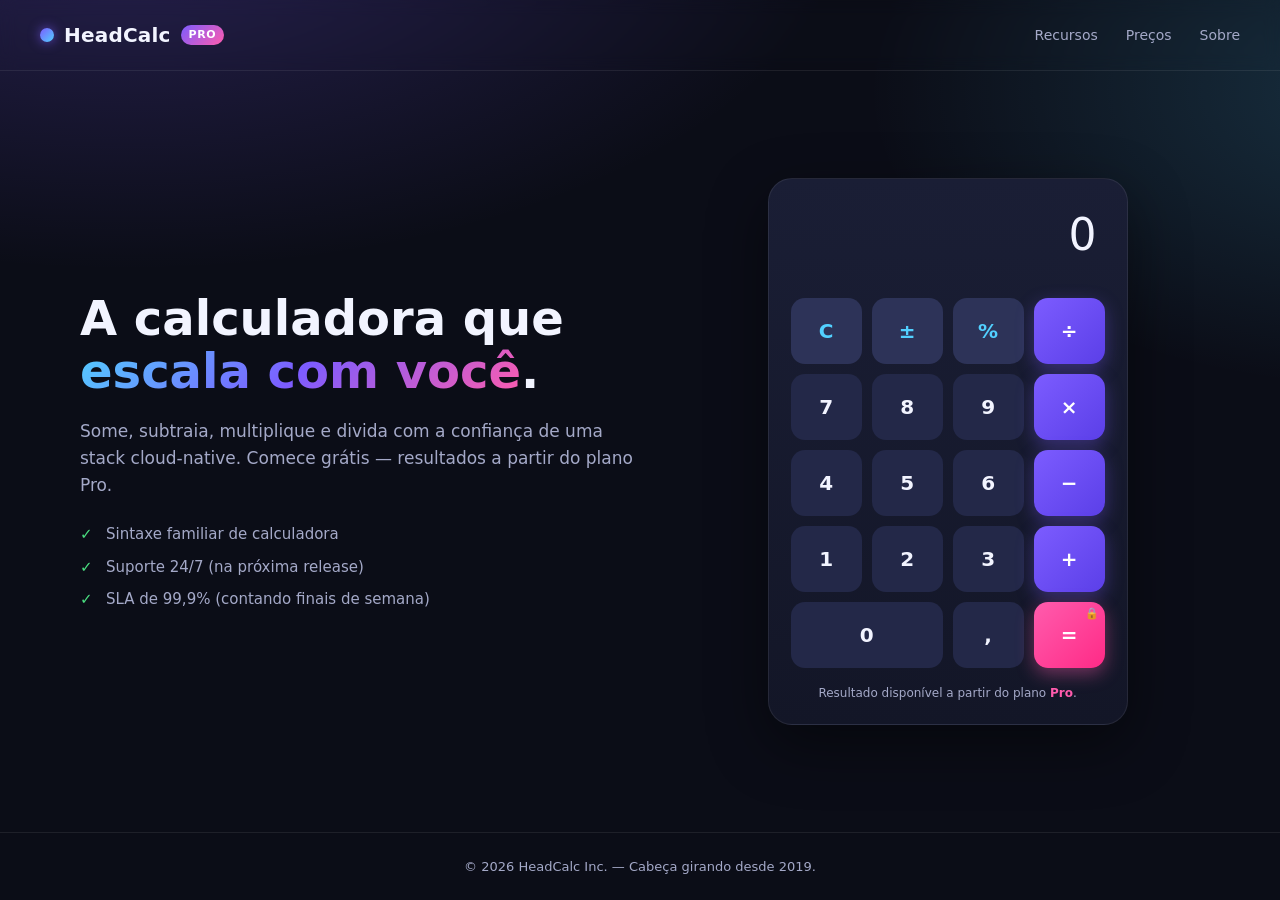
<file: index.html>
<!doctype html>
<html lang="pt-br">

<head>
    <meta charset="utf-8">
    <meta name="viewport" content="width=device-width, initial-scale=1">
    <meta name="description" content="HeadCalc — a primeira calculadora SaaS do mercado. Faça contas de verdade, agora com planos.">
    <meta name="theme-color" content="#7c5cff">

    <meta property="og:type" content="website">
    <meta property="og:title" content="HeadCalc — Calculadora Premium">
    <meta property="og:description" content="A calculadora que escala com você. Some grátis, veja o resultado a partir do plano Pro.">
    <meta property="og:image" content="img/cabeca.jpg">
    <meta name="twitter:card" content="summary_large_image">

    <link rel="icon" type="image/jpeg" href="img/cabeca.jpg">
    <link href="https://cdn.jsdelivr.net/npm/bootstrap@5.0.2/dist/css/bootstrap.min.css" rel="stylesheet" integrity="sha384-EVSTQN3/azprG1Anm3QDgpJLIm9Nao0Yz1ztcQTwFspd3yD65VohhpuuCOmLASjC" crossorigin="anonymous">
    <link rel="stylesheet" href="css/style.css">

    <title>HeadCalc — Calculadora Premium</title>
</head>

<body>

    <header class="app-header">
        <div class="brand">
            <span class="logo-dot"></span>
            <span class="brand-name">HeadCalc</span>
            <span class="badge-pro">PRO</span>
        </div>
        <nav class="top-nav">
            <a href="#" class="nav-link">Recursos</a>
            <a href="#" class="nav-link">Preços</a>
            <a href="./readme.html" class="nav-link">Sobre</a>
        </nav>
    </header>

    <main class="app-main">
        <section class="hero-copy">
            <h1>A calculadora que <span class="grad">escala com você</span>.</h1>
            <p class="lead">Some, subtraia, multiplique e divida com a confiança de uma stack cloud-native.
                Comece grátis — resultados a partir do plano Pro.</p>
            <ul class="hero-perks">
                <li>Sintaxe familiar de calculadora</li>
                <li>Suporte 24/7 (na próxima release)</li>
                <li>SLA de 99,9% (contando finais de semana)</li>
            </ul>
        </section>

        <section class="calc-wrapper">
            <div class="calc" role="application" aria-label="Calculadora">
                <div class="calc-display" id="display" aria-live="polite">0</div>
                <div class="calc-subdisplay" id="subdisplay">&nbsp;</div>
                <div class="calc-grid">
                    <button class="btn btn-fn" data-action="clear">C</button>
                    <button class="btn btn-fn" data-action="sign">±</button>
                    <button class="btn btn-fn" data-action="percent">%</button>
                    <button class="btn btn-op" data-op="/">÷</button>

                    <button class="btn btn-num" data-num="7">7</button>
                    <button class="btn btn-num" data-num="8">8</button>
                    <button class="btn btn-num" data-num="9">9</button>
                    <button class="btn btn-op" data-op="*">×</button>

                    <button class="btn btn-num" data-num="4">4</button>
                    <button class="btn btn-num" data-num="5">5</button>
                    <button class="btn btn-num" data-num="6">6</button>
                    <button class="btn btn-op" data-op="-">−</button>

                    <button class="btn btn-num" data-num="1">1</button>
                    <button class="btn btn-num" data-num="2">2</button>
                    <button class="btn btn-num" data-num="3">3</button>
                    <button class="btn btn-op" data-op="+">+</button>

                    <button class="btn btn-num btn-zero" data-num="0">0</button>
                    <button class="btn btn-num" data-num=".">,</button>
                    <button class="btn btn-eq" id="btn-equals">=</button>
                </div>
                <p class="calc-hint">Resultado disponível a partir do plano <strong>Pro</strong>.</p>
            </div>
        </section>
    </main>

    <div class="modal-backdrop" id="modal" aria-hidden="true">
        <div class="modal-card" role="dialog" aria-modal="true" aria-labelledby="modal-title">
            <button class="modal-close" id="modal-close" aria-label="Fechar">×</button>

            <div class="modal-header">
                <img id="img" src="img/cabeca.jpg" alt="" class="modal-avatar">
                <h2 id="modal-title">Ops! Você atingiu seu limite de resultados.</h2>
                <p class="modal-sub">Continue calculando com um plano que combina com você.</p>
            </div>

            <div class="plans">
                <article class="plan">
                    <h3>Free</h3>
                    <p class="price"><span>R$</span>0<small>/mês</small></p>
                    <ul>
                        <li>Digitar números</li>
                        <li>Ver os botões</li>
                        <li class="off">Ver o resultado</li>
                        <li class="off">Operações complexas (2+2)</li>
                    </ul>
                    <button class="plan-cta secondary" data-plan="free">Plano atual</button>
                </article>

                <article class="plan featured">
                    <div class="ribbon">Mais popular</div>
                    <h3>Pro</h3>
                    <p class="price"><span>R$</span>29<small>,90/mês</small></p>
                    <ul>
                        <li>Tudo do Free</li>
                        <li>Ver o resultado (1x/dia)</li>
                        <li>Soma e subtração ilimitadas</li>
                        <li class="off">Multiplicação e divisão</li>
                    </ul>
                    <button class="plan-cta" data-plan="pro">Assinar Pro</button>
                </article>

                <article class="plan">
                    <h3>Enterprise</h3>
                    <p class="price"><span>R$</span>499<small>,00/mês</small></p>
                    <ul>
                        <li>Tudo do Pro</li>
                        <li>Resultados ilimitados</li>
                        <li>Suporte via carta registrada</li>
                        <li>Aceitamos boleto de 500 anos</li>
                    </ul>
                    <button class="plan-cta" data-plan="enterprise">Falar com vendas</button>
                </article>
            </div>

            <p class="modal-foot">*Este produto é uma sátira. Sua calculadora nativa continua grátis. Provavelmente.</p>
        </div>
    </div>

    <footer class="app-footer">
        <span>© <span id="year"></span> HeadCalc Inc. — Cabeça girando desde 2019.</span>
    </footer>

    <script src="https://cdn.jsdelivr.net/npm/bootstrap@5.0.2/dist/js/bootstrap.bundle.min.js" integrity="sha384-MrcW6ZMFYlzcLA8Nl+NtUVF0sA7MsXsP1UyJoMp4YLEuNSfAP+JcXn/tWtIaxVXM" crossorigin="anonymous"></script>
    <script src="https://cdnjs.cloudflare.com/ajax/libs/gsap/3.10.4/gsap.min.js"></script>
    <script src="js/main.js"></script>

</body>

</html>
</file>
<file: css/style.css>
:root {
    --bg: #0b0d17;
    --bg-2: #131627;
    --surface: #1a1e35;
    --surface-2: #232848;
    --primary: #7c5cff;
    --primary-2: #52d0ff;
    --accent: #ff5cad;
    --text: #f2f4ff;
    --text-dim: #a4a9c8;
    --danger: #ff6161;
    --success: #4ade80;
    --border: rgba(255, 255, 255, 0.08);
    --radius: 16px;
    --shadow: 0 20px 60px rgba(0, 0, 0, 0.45);
}

* {
    box-sizing: border-box;
}

html,
body {
    height: 100%;
}

body {
    margin: 0;
    background:
        radial-gradient(1200px 600px at 10% -10%, rgba(124, 92, 255, 0.25), transparent 60%),
        radial-gradient(900px 500px at 110% 10%, rgba(82, 208, 255, 0.18), transparent 60%),
        var(--bg);
    color: var(--text);
    font-family: 'Inter', system-ui, -apple-system, Segoe UI, Roboto, sans-serif;
    min-height: 100vh;
    display: flex;
    flex-direction: column;
}

/* ---------- Header ---------- */
.app-header {
    display: flex;
    align-items: center;
    justify-content: space-between;
    padding: 20px 40px;
    border-bottom: 1px solid var(--border);
    backdrop-filter: blur(8px);
}

.brand {
    display: flex;
    align-items: center;
    gap: 10px;
    font-weight: 700;
    font-size: 20px;
    letter-spacing: 0.2px;
}

.logo-dot {
    width: 14px;
    height: 14px;
    border-radius: 50%;
    background: linear-gradient(135deg, var(--primary), var(--primary-2));
    box-shadow: 0 0 12px rgba(124, 92, 255, 0.7);
}

.badge-pro {
    font-size: 11px;
    padding: 2px 8px;
    border-radius: 999px;
    background: linear-gradient(135deg, var(--primary), var(--accent));
    color: white;
    font-weight: 700;
    letter-spacing: 0.5px;
}

.top-nav {
    display: flex;
    gap: 28px;
}

.nav-link {
    color: var(--text-dim);
    text-decoration: none;
    font-size: 14px;
    transition: color 0.15s;
}

.nav-link:hover {
    color: var(--text);
}

/* ---------- Main layout ---------- */
.app-main {
    flex: 1;
    display: grid;
    grid-template-columns: 1.1fr 1fr;
    gap: 60px;
    align-items: center;
    padding: 60px 80px;
    max-width: 1280px;
    margin: 0 auto;
    width: 100%;
}

.hero-copy h1 {
    font-size: clamp(28px, 4vw, 48px);
    line-height: 1.1;
    margin: 0 0 20px;
    font-weight: 800;
}

.grad {
    background: linear-gradient(135deg, var(--primary-2), var(--primary), var(--accent));
    -webkit-background-clip: text;
    background-clip: text;
    color: transparent;
}

.lead {
    font-size: 17px;
    color: var(--text-dim);
    line-height: 1.6;
    margin: 0 0 24px;
}

.hero-perks {
    list-style: none;
    padding: 0;
    margin: 0;
    display: grid;
    gap: 10px;
}

.hero-perks li {
    padding-left: 26px;
    position: relative;
    color: var(--text-dim);
    font-size: 15px;
}

.hero-perks li::before {
    content: "✓";
    position: absolute;
    left: 0;
    top: 0;
    color: var(--success);
    font-weight: 700;
}

/* ---------- Calculator ---------- */
.calc-wrapper {
    display: flex;
    justify-content: center;
}

.calc {
    width: 100%;
    max-width: 360px;
    background: linear-gradient(180deg, var(--surface), var(--bg-2));
    border: 1px solid var(--border);
    border-radius: 24px;
    padding: 22px;
    box-shadow: var(--shadow);
}

.calc-display {
    font-size: 44px;
    font-weight: 300;
    text-align: right;
    padding: 12px 8px 0;
    min-height: 60px;
    line-height: 1;
    overflow: hidden;
    text-overflow: ellipsis;
    white-space: nowrap;
}

.calc-subdisplay {
    text-align: right;
    color: var(--text-dim);
    font-size: 14px;
    min-height: 20px;
    padding: 4px 8px 12px;
}

.calc-grid {
    display: grid;
    grid-template-columns: repeat(4, 1fr);
    gap: 10px;
}

.btn {
    border: none;
    border-radius: 14px;
    padding: 18px 0;
    font-size: 20px;
    font-weight: 600;
    cursor: pointer;
    color: var(--text);
    background: var(--surface-2);
    transition: transform 0.08s, background 0.15s, box-shadow 0.15s;
}

.btn:hover {
    background: #2b3157;
}

.btn:active {
    transform: scale(0.96);
}

.btn-fn {
    background: #2d3358;
    color: var(--primary-2);
}

.btn-op {
    background: linear-gradient(135deg, var(--primary), #5b3fe8);
    color: white;
    box-shadow: 0 6px 18px rgba(124, 92, 255, 0.35);
}

.btn-op:hover {
    filter: brightness(1.1);
    background: linear-gradient(135deg, var(--primary), #5b3fe8);
}

.btn-zero {
    grid-column: span 2;
}

.btn-eq {
    background: linear-gradient(135deg, var(--accent), #ff2a86);
    color: white;
    box-shadow: 0 6px 18px rgba(255, 92, 173, 0.4);
    position: relative;
}

.btn-eq:hover {
    filter: brightness(1.1);
}

.btn-eq::after {
    content: "🔒";
    position: absolute;
    top: 4px;
    right: 6px;
    font-size: 11px;
    opacity: 0.85;
}

.calc-hint {
    margin: 16px 4px 0;
    font-size: 12px;
    color: var(--text-dim);
    text-align: center;
}

.calc-hint strong {
    color: var(--accent);
}

/* ---------- Modal ---------- */
.modal-backdrop {
    position: fixed;
    inset: 0;
    background: rgba(4, 6, 15, 0.72);
    backdrop-filter: blur(6px);
    display: none;
    align-items: center;
    justify-content: center;
    z-index: 1000;
    padding: 24px;
}

.modal-backdrop.open {
    display: flex;
    animation: fadeIn 0.2s ease-out;
}

@keyframes fadeIn {
    from { opacity: 0; }
    to { opacity: 1; }
}

.modal-card {
    background: linear-gradient(180deg, var(--surface), var(--bg-2));
    border: 1px solid var(--border);
    border-radius: 24px;
    padding: 40px;
    max-width: 960px;
    width: 100%;
    max-height: 90vh;
    overflow-y: auto;
    position: relative;
    box-shadow: var(--shadow);
    animation: pop 0.25s cubic-bezier(0.2, 1, 0.35, 1.2);
}

@keyframes pop {
    from { transform: translateY(20px) scale(0.96); opacity: 0; }
    to { transform: translateY(0) scale(1); opacity: 1; }
}

.modal-close {
    position: absolute;
    top: 16px;
    right: 20px;
    background: transparent;
    border: none;
    color: var(--text-dim);
    font-size: 28px;
    cursor: pointer;
    line-height: 1;
    padding: 4px 10px;
    border-radius: 8px;
    transition: background 0.15s, color 0.15s;
}

.modal-close:hover {
    background: var(--surface-2);
    color: var(--text);
}

.modal-header {
    text-align: center;
    margin-bottom: 32px;
}

.modal-avatar {
    width: 84px;
    height: 84px;
    border-radius: 50%;
    object-fit: cover;
    margin-bottom: 16px;
    border: 3px solid var(--primary);
    box-shadow: 0 0 20px rgba(124, 92, 255, 0.5);
}

.modal-header h2 {
    margin: 0 0 8px;
    font-size: 26px;
    font-weight: 700;
}

.modal-sub {
    color: var(--text-dim);
    margin: 0;
    font-size: 15px;
}

/* ---------- Plans ---------- */
.plans {
    display: grid;
    grid-template-columns: repeat(3, 1fr);
    gap: 18px;
}

.plan {
    background: var(--surface-2);
    border: 1px solid var(--border);
    border-radius: var(--radius);
    padding: 26px 22px;
    display: flex;
    flex-direction: column;
    position: relative;
    transition: transform 0.2s, border-color 0.2s;
}

.plan:hover {
    transform: translateY(-4px);
    border-color: rgba(124, 92, 255, 0.5);
}

.plan.featured {
    border-color: var(--primary);
    background: linear-gradient(180deg, rgba(124, 92, 255, 0.15), var(--surface-2));
    box-shadow: 0 10px 30px rgba(124, 92, 255, 0.25);
}

.ribbon {
    position: absolute;
    top: -12px;
    left: 50%;
    transform: translateX(-50%);
    background: linear-gradient(135deg, var(--primary), var(--accent));
    color: white;
    font-size: 11px;
    font-weight: 700;
    letter-spacing: 0.6px;
    text-transform: uppercase;
    padding: 4px 12px;
    border-radius: 999px;
}

.plan h3 {
    margin: 0 0 12px;
    font-size: 20px;
    font-weight: 700;
}

.plan .price {
    font-size: 40px;
    font-weight: 800;
    margin: 0 0 20px;
    line-height: 1;
}

.plan .price span {
    font-size: 18px;
    color: var(--text-dim);
    margin-right: 4px;
}

.plan .price small {
    font-size: 14px;
    color: var(--text-dim);
    font-weight: 500;
}

.plan ul {
    list-style: none;
    padding: 0;
    margin: 0 0 24px;
    display: grid;
    gap: 10px;
    flex: 1;
}

.plan li {
    font-size: 14px;
    color: var(--text);
    padding-left: 22px;
    position: relative;
}

.plan li::before {
    content: "✓";
    position: absolute;
    left: 0;
    color: var(--success);
    font-weight: 700;
}

.plan li.off {
    color: var(--text-dim);
    text-decoration: line-through;
}

.plan li.off::before {
    content: "✕";
    color: var(--danger);
}

.plan-cta {
    background: linear-gradient(135deg, var(--primary), var(--accent));
    color: white;
    border: none;
    border-radius: 12px;
    padding: 12px 18px;
    font-weight: 700;
    font-size: 14px;
    cursor: pointer;
    transition: filter 0.15s, transform 0.08s;
}

.plan-cta:hover {
    filter: brightness(1.1);
}

.plan-cta:active {
    transform: scale(0.98);
}

.plan-cta.secondary {
    background: transparent;
    border: 1px solid var(--border);
    color: var(--text-dim);
    cursor: not-allowed;
}

.modal-foot {
    text-align: center;
    color: var(--text-dim);
    font-size: 12px;
    margin: 28px 0 0;
    font-style: italic;
}

/* ---------- Footer ---------- */
.app-footer {
    text-align: center;
    padding: 24px;
    color: var(--text-dim);
    font-size: 13px;
    border-top: 1px solid var(--border);
}

/* ---------- Responsive ---------- */
@media (max-width: 900px) {
    .app-main {
        grid-template-columns: 1fr;
        padding: 40px 24px;
        gap: 40px;
    }

    .plans {
        grid-template-columns: 1fr;
    }

    .app-header {
        padding: 16px 20px;
    }

    .top-nav {
        gap: 16px;
    }

    .modal-card {
        padding: 28px 20px;
    }
}
</file>
